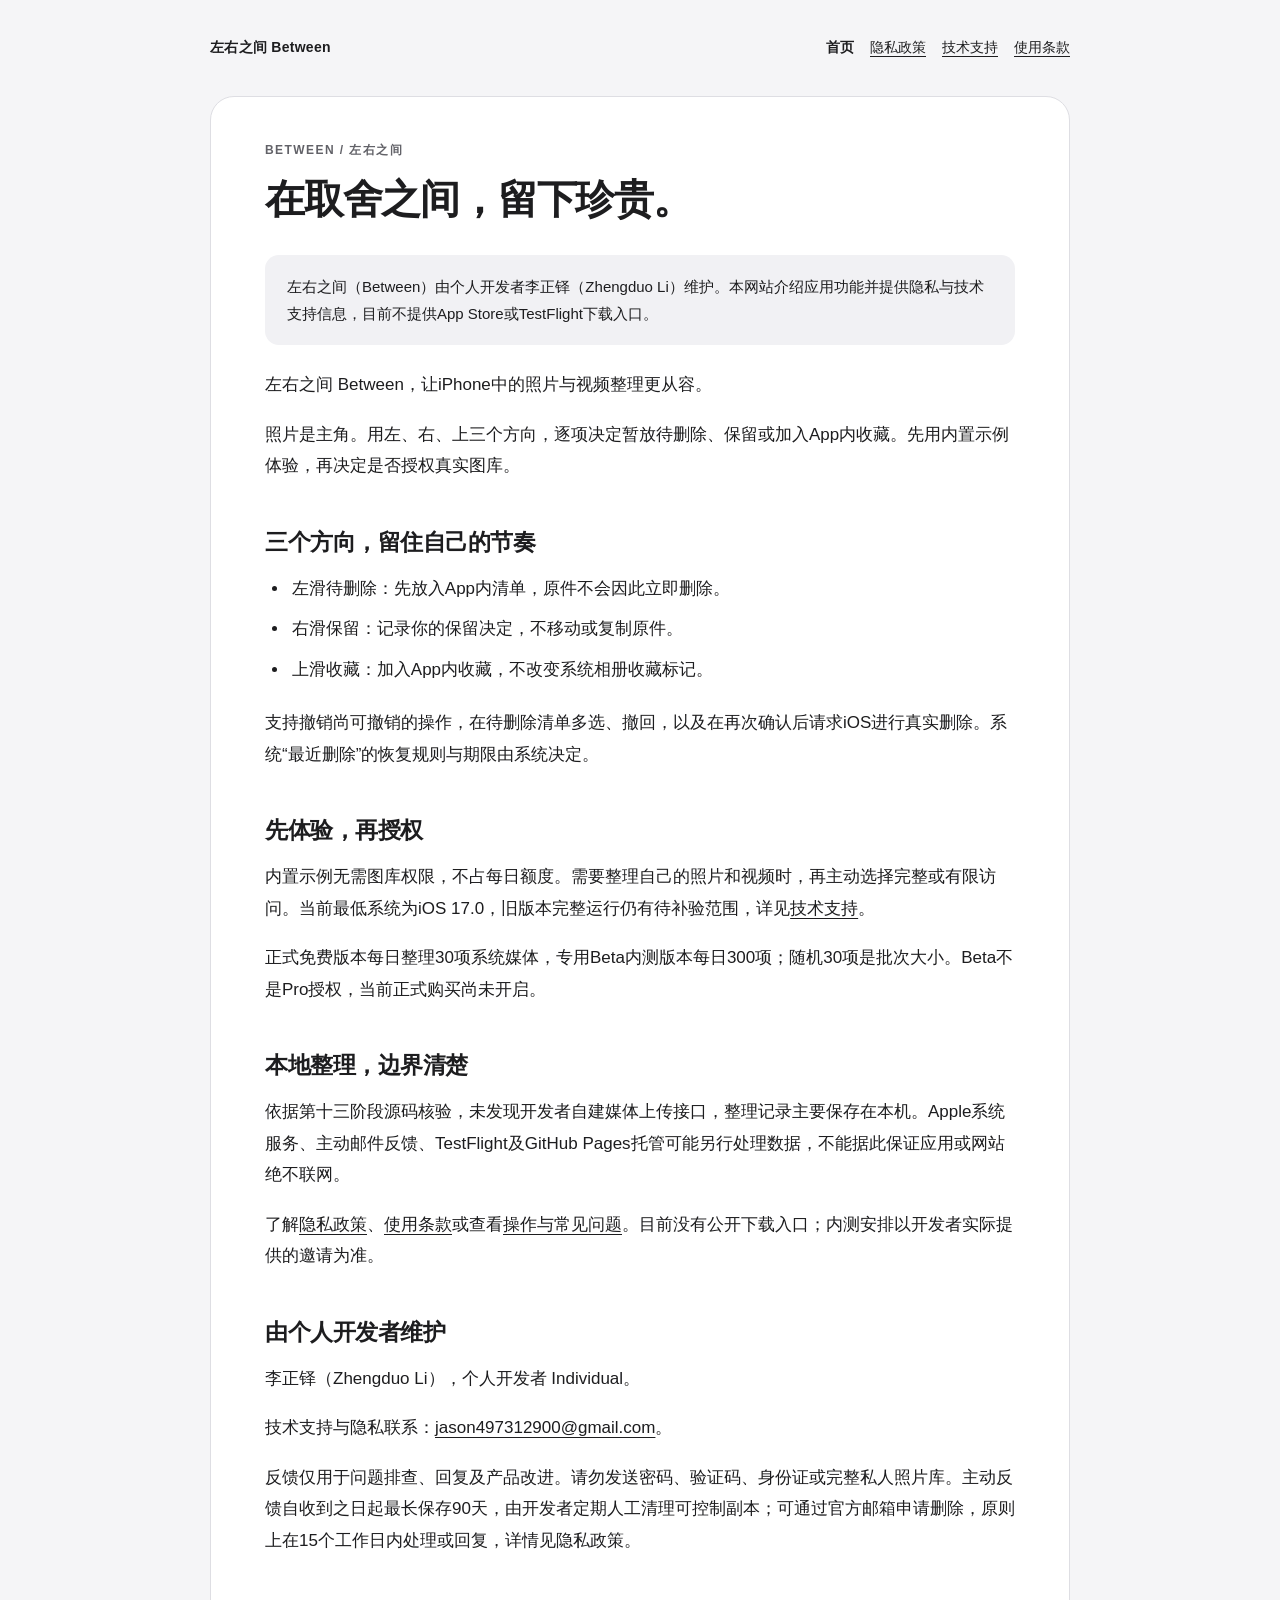
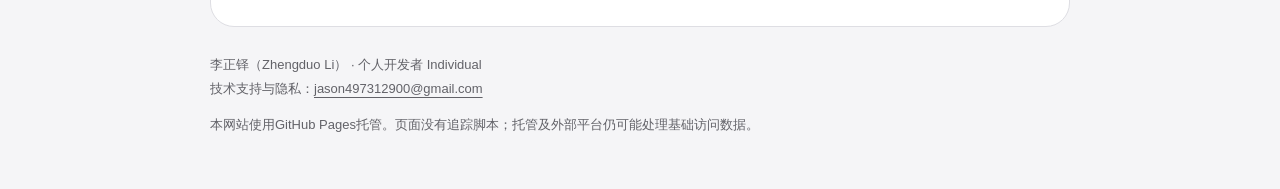
<file: index.html>
<!doctype html>
<html lang="zh-CN">
<head>
<meta charset="utf-8">
<meta name="viewport" content="width=device-width, initial-scale=1">
<meta name="color-scheme" content="light dark">
<meta name="referrer" content="no-referrer">
<meta name="robots" content="index, follow">
<link rel="canonical" href="https://between.powerxtech.cn/">
<meta http-equiv="Content-Security-Policy" content="default-src 'none'; style-src 'self' 'unsafe-inline'; base-uri 'none'; form-action 'none'">
<meta name="description" content="左右之间（Between）首页。iPhone照片与视频整理工具，个人开发者李正铎（Zhengduo Li），提供使用说明、隐私政策及技术支持。">
<title>首页 · 左右之间 Between</title>
<link rel="stylesheet" href="assets/styles.css">
</head>
<body>
<a class="skip" href="#main">跳到正文</a>
<header><a class="brand" href="./">左右之间 <span lang="en">Between</span></a><nav aria-label="网站导航"><a href="./" aria-current="page">首页</a><a href="privacy/">隐私政策</a><a href="support/">技术支持</a><a href="terms/">使用条款</a></nav></header>
<main id="main"><p class="eyebrow">BETWEEN / 左右之间</p>
<h1>在取舍之间，留下珍贵。</h1>
<aside class="notice" aria-label="说明"><p>左右之间（Between）由个人开发者李正铎（Zhengduo Li）维护。本网站介绍应用功能并提供隐私与技术支持信息，目前不提供App Store或TestFlight下载入口。</p></aside>
<p>左右之间 Between，让iPhone中的照片与视频整理更从容。</p>
<p>照片是主角。用左、右、上三个方向，逐项决定暂放待删除、保留或加入App内收藏。先用内置示例体验，再决定是否授权真实图库。</p>
<h2 id="section-1">三个方向，留住自己的节奏</h2>
<ul>
<li>左滑待删除：先放入App内清单，原件不会因此立即删除。</li>
<li>右滑保留：记录你的保留决定，不移动或复制原件。</li>
<li>上滑收藏：加入App内收藏，不改变系统相册收藏标记。</li>
</ul>
<p>支持撤销尚可撤销的操作，在待删除清单多选、撤回，以及在再次确认后请求iOS进行真实删除。系统“最近删除”的恢复规则与期限由系统决定。</p>
<h2 id="section-2">先体验，再授权</h2>
<p>内置示例无需图库权限，不占每日额度。需要整理自己的照片和视频时，再主动选择完整或有限访问。当前最低系统为iOS 17.0，旧版本完整运行仍有待补验范围，详见<a href="support/">技术支持</a>。</p>
<p>正式免费版本每日整理30项系统媒体，专用Beta内测版本每日300项；随机30项是批次大小。Beta不是Pro授权，当前正式购买尚未开启。</p>
<h2 id="section-3">本地整理，边界清楚</h2>
<p>依据第十三阶段源码核验，未发现开发者自建媒体上传接口，整理记录主要保存在本机。Apple系统服务、主动邮件反馈、TestFlight及GitHub Pages托管可能另行处理数据，不能据此保证应用或网站绝不联网。</p>
<p>了解<a href="privacy/">隐私政策</a>、<a href="terms/">使用条款</a>或查看<a href="support/">操作与常见问题</a>。目前没有公开下载入口；内测安排以开发者实际提供的邀请为准。</p>
<h2 id="section-4">由个人开发者维护</h2>
<p>李正铎（Zhengduo Li），个人开发者 Individual。</p>
<p>技术支持与隐私联系：<a href="mailto:jason497312900@gmail.com">jason497312900@gmail.com</a>。</p>
<p>反馈仅用于问题排查、回复及产品改进。请勿发送密码、验证码、身份证或完整私人照片库。主动反馈自收到之日起最长保存90天，由开发者定期人工清理可控制副本；可通过官方邮箱申请删除，原则上在15个工作日内处理或回复，详情见隐私政策。</p>
</main>
<footer><p>李正铎（Zhengduo Li） · 个人开发者 Individual<br>技术支持与隐私：<a href="mailto:jason497312900@gmail.com">jason497312900@gmail.com</a></p><p>本网站使用GitHub Pages托管。页面没有追踪脚本；托管及外部平台仍可能处理基础访问数据。</p></footer>
</body>
</html>
</file>
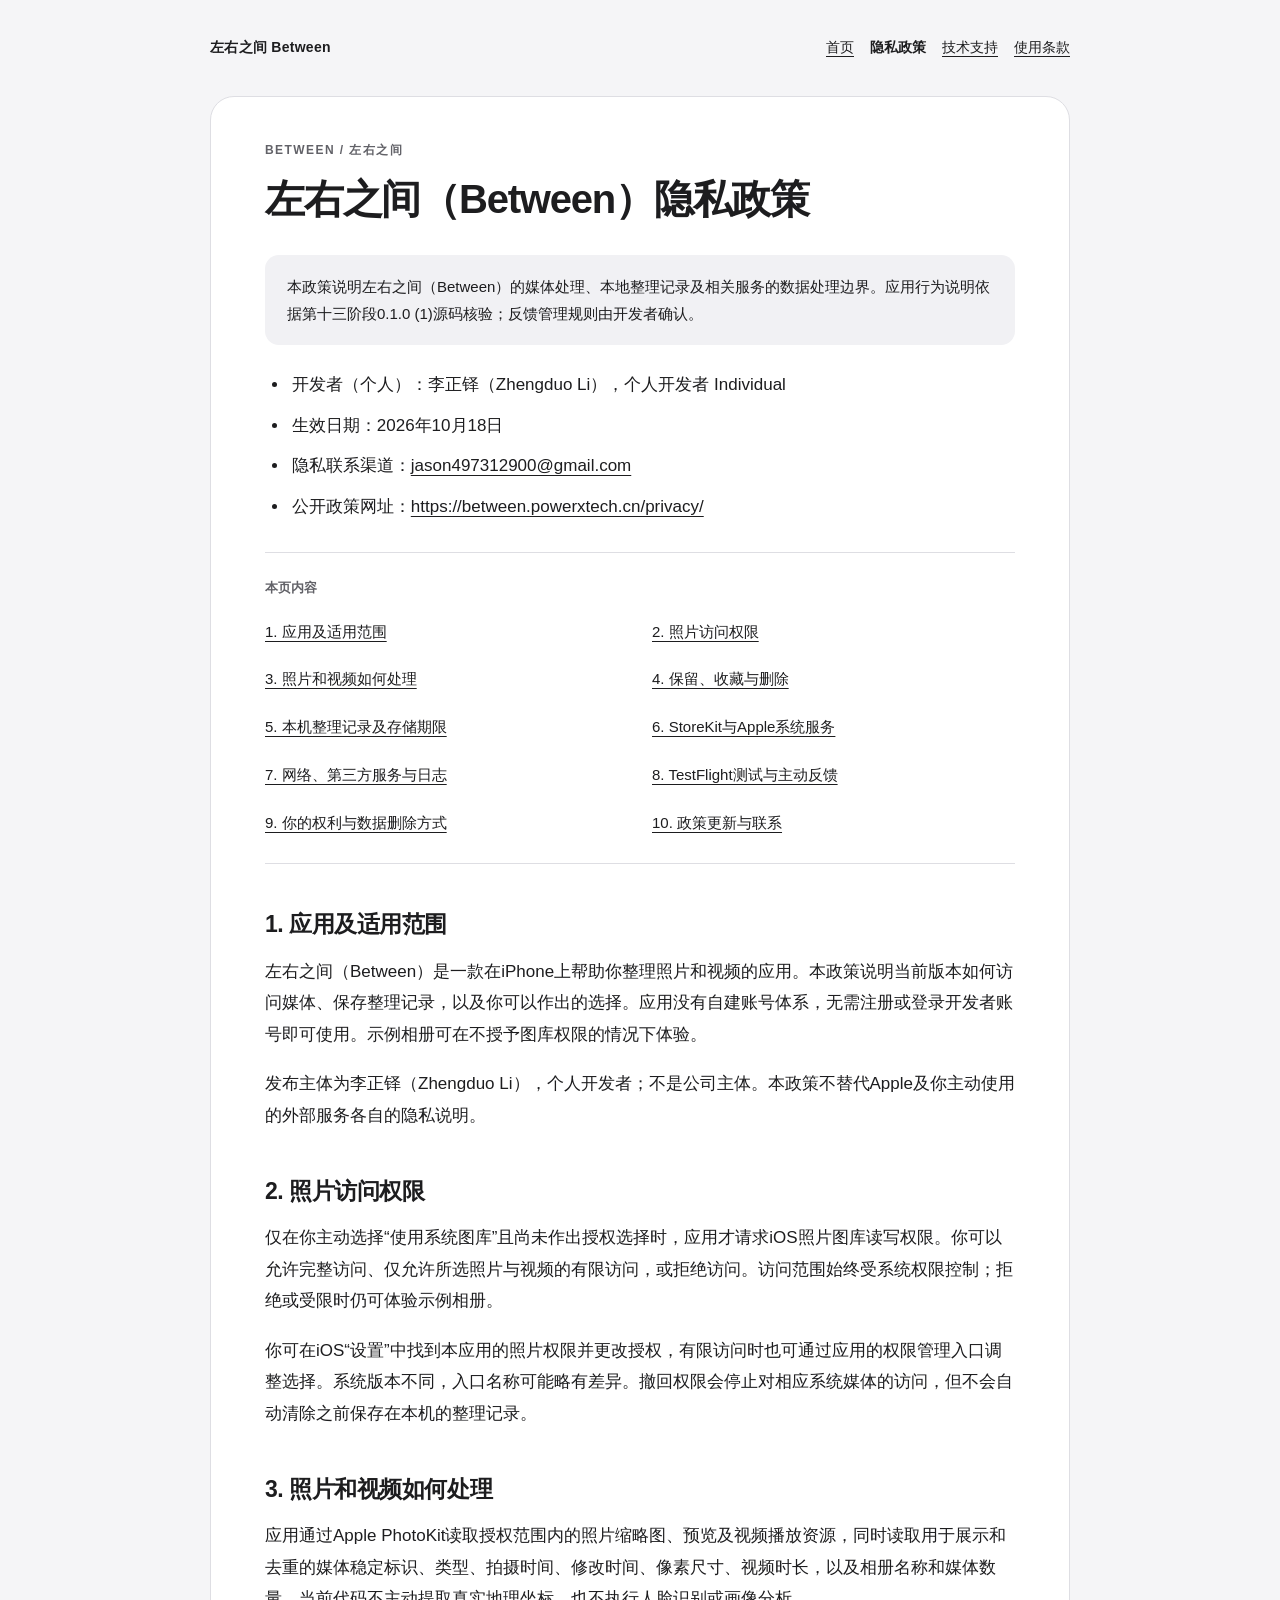
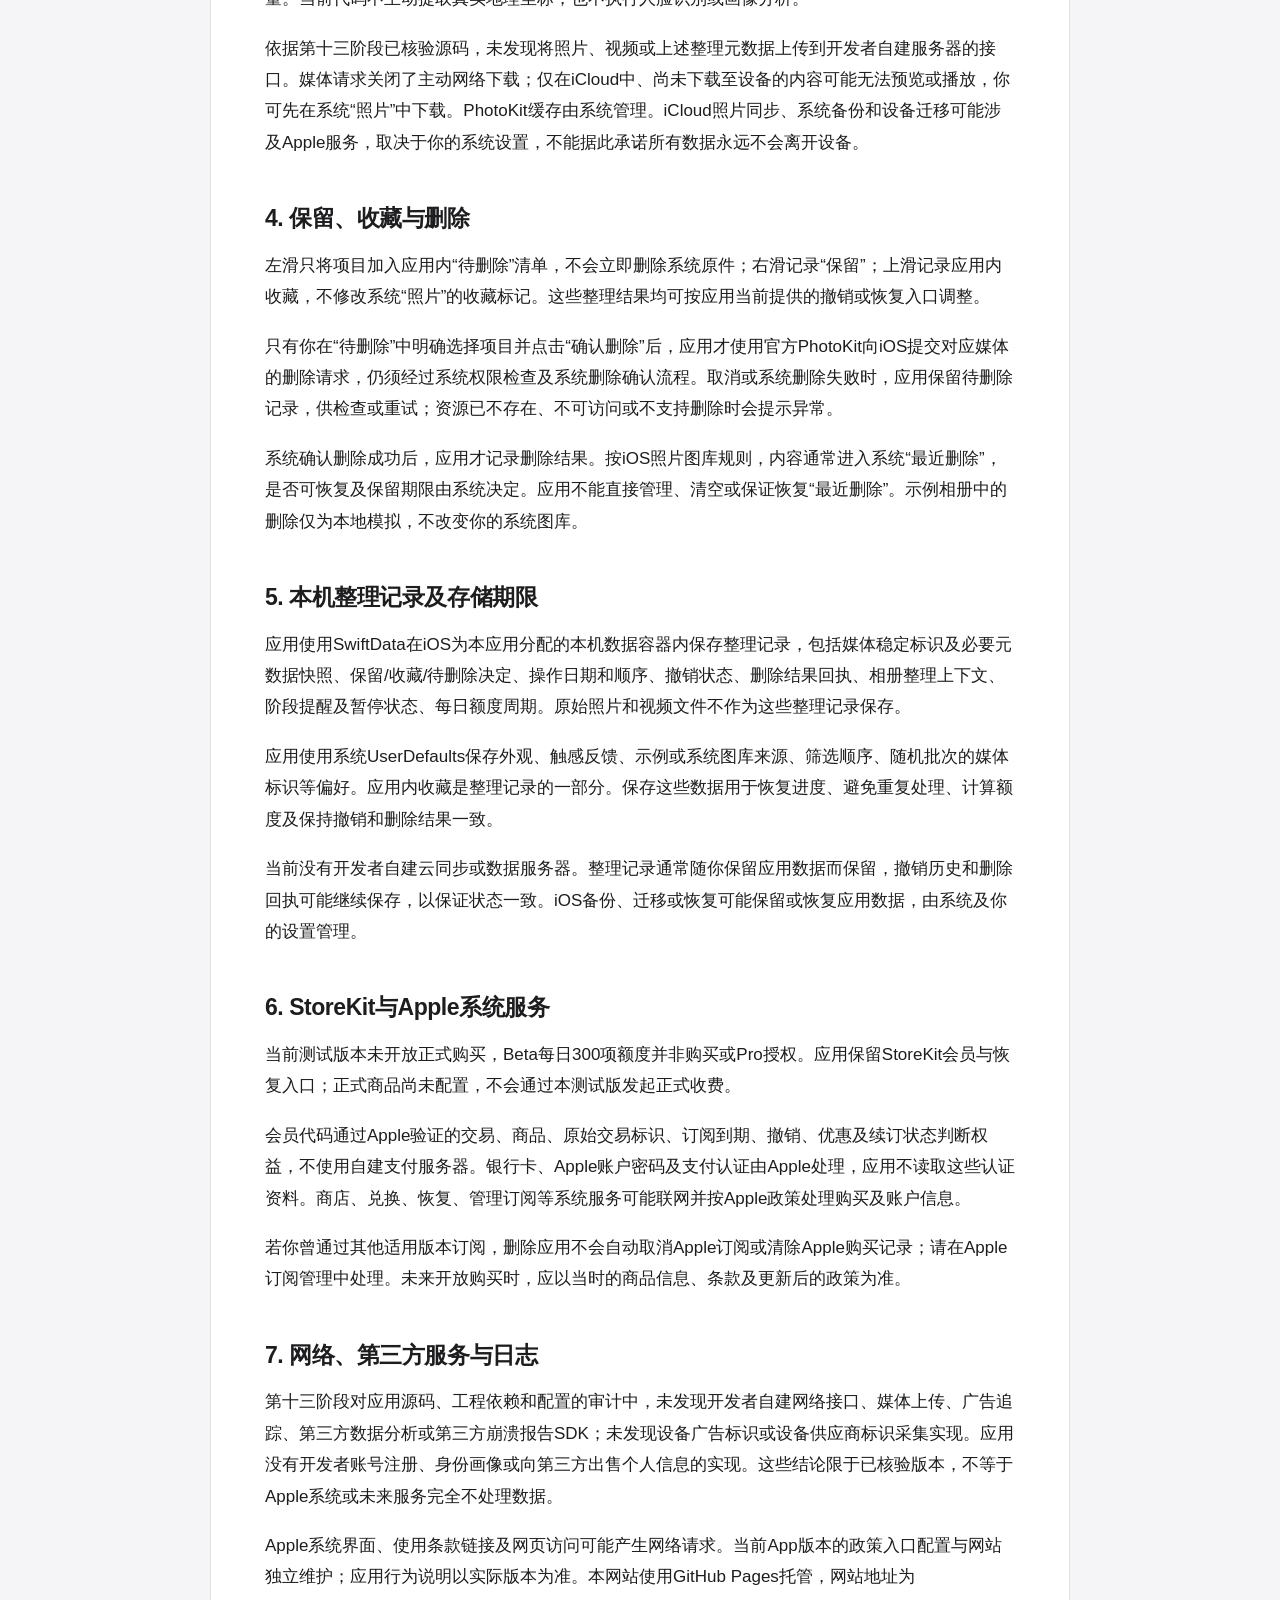
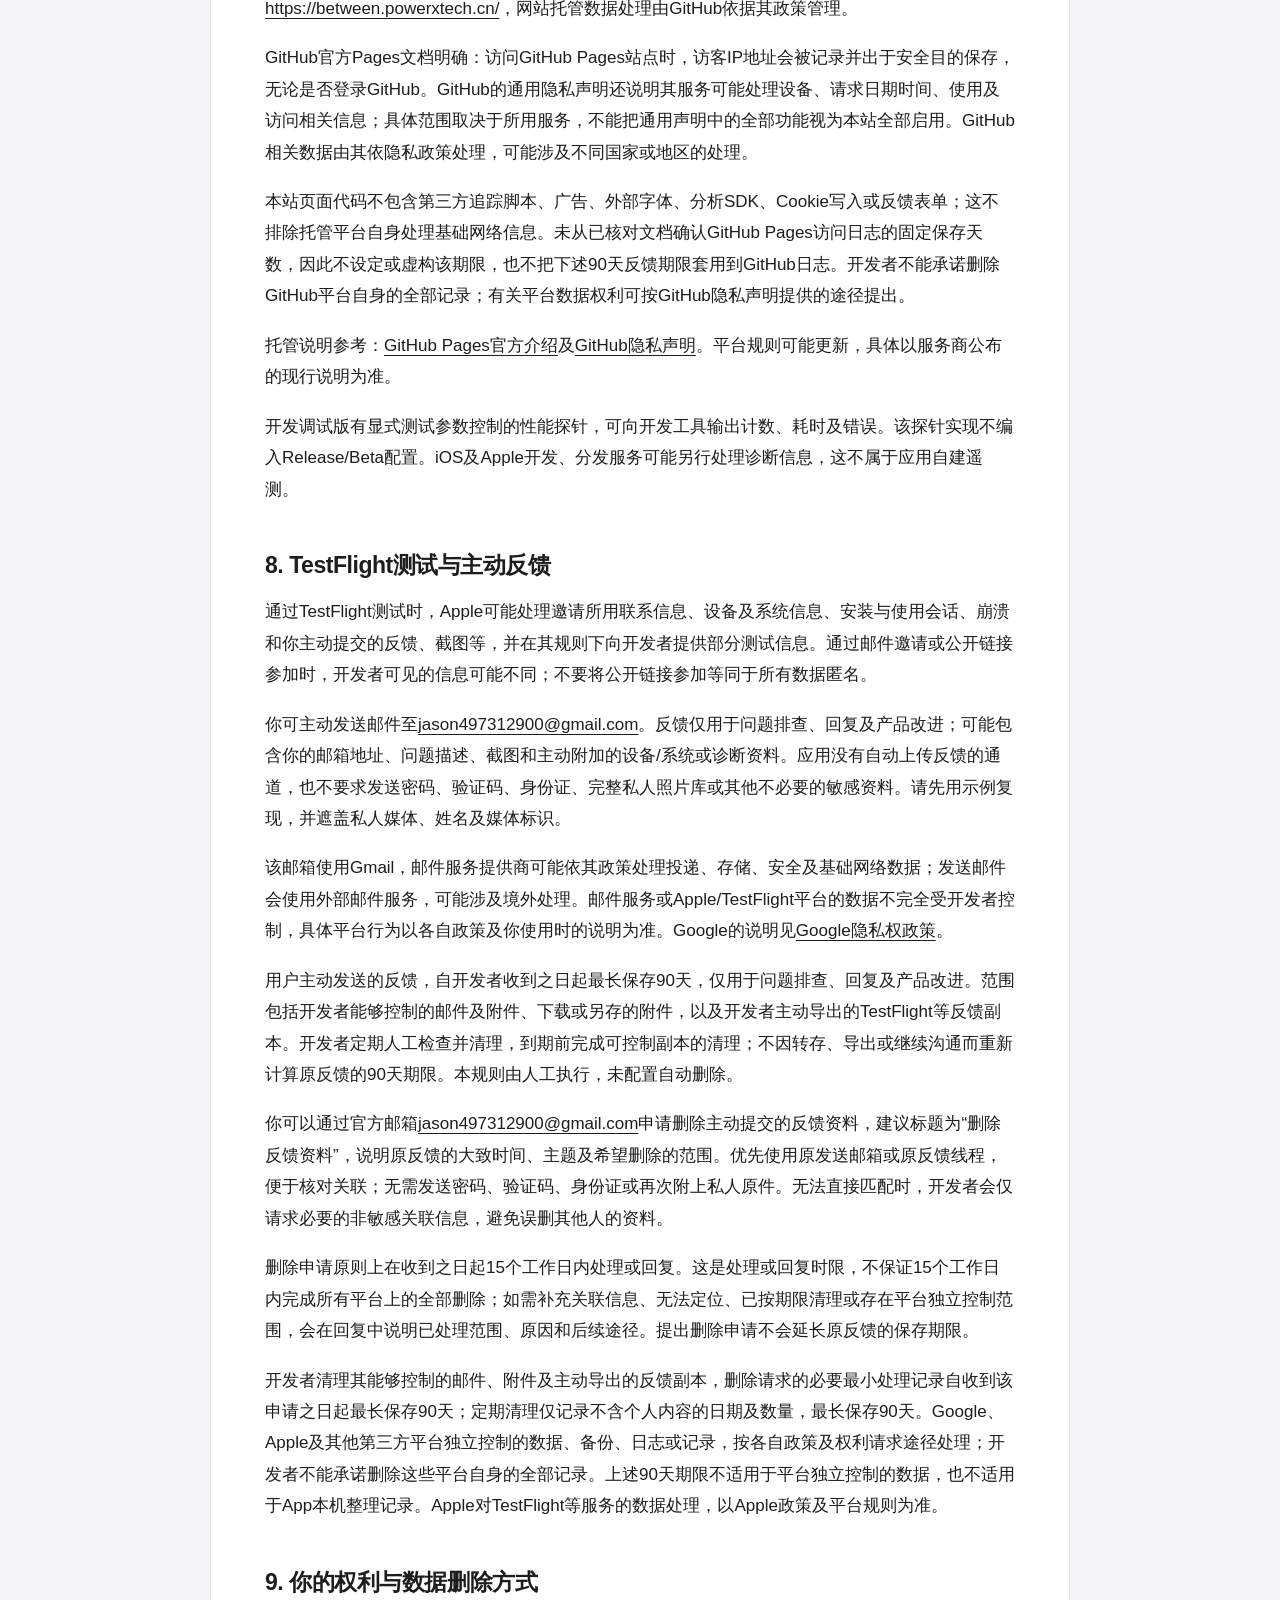
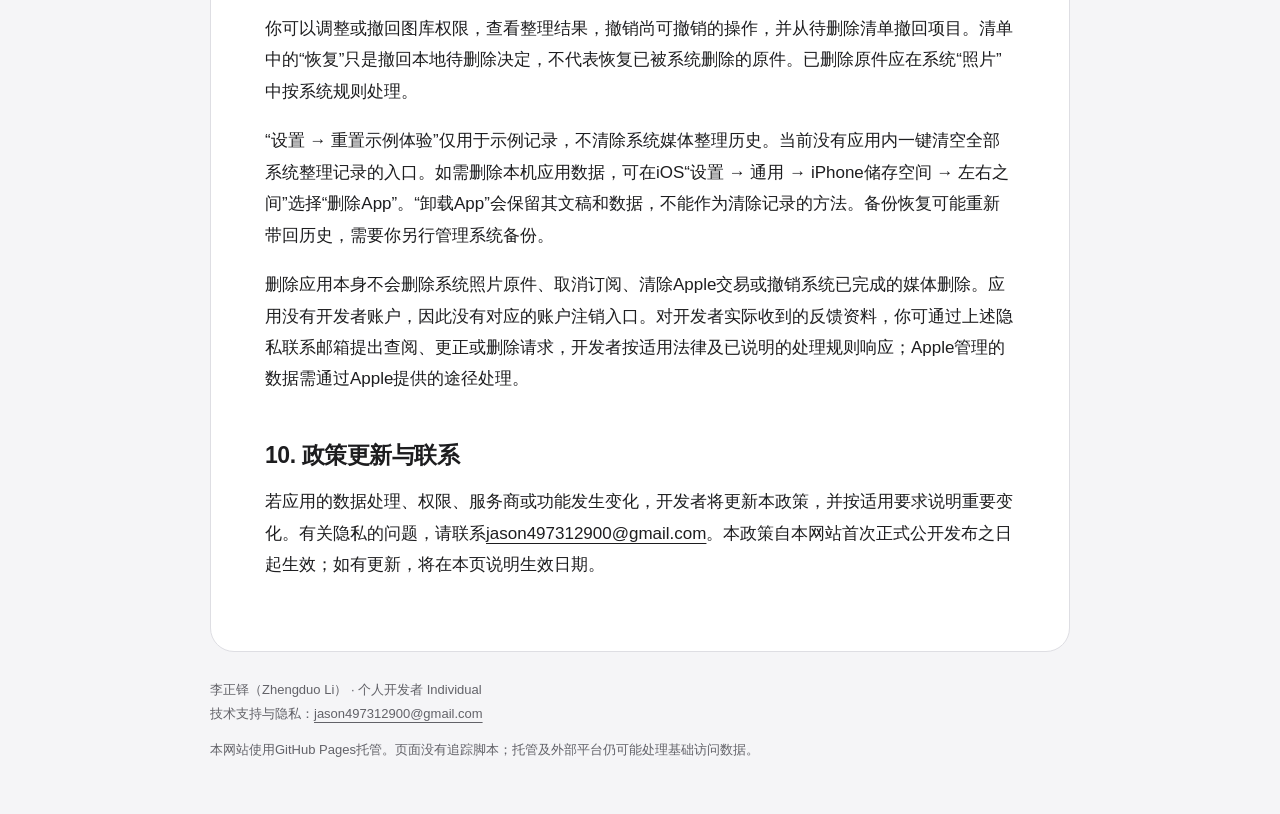
<file: privacy/index.html>
<!doctype html>
<html lang="zh-CN">
<head>
<meta charset="utf-8">
<meta name="viewport" content="width=device-width, initial-scale=1">
<meta name="color-scheme" content="light dark">
<meta name="referrer" content="no-referrer">
<meta name="robots" content="index, follow">
<link rel="canonical" href="https://between.powerxtech.cn/privacy/">
<meta http-equiv="Content-Security-Policy" content="default-src 'none'; style-src 'self' 'unsafe-inline'; base-uri 'none'; form-action 'none'">
<meta name="description" content="左右之间（Between）隐私政策。iPhone照片与视频整理工具，个人开发者李正铎（Zhengduo Li），提供使用说明、隐私政策及技术支持。">
<title>隐私政策 · 左右之间 Between</title>
<link rel="stylesheet" href="../assets/styles.css">
</head>
<body>
<a class="skip" href="#main">跳到正文</a>
<header><a class="brand" href="../">左右之间 <span lang="en">Between</span></a><nav aria-label="网站导航"><a href="../">首页</a><a href="../privacy/" aria-current="page">隐私政策</a><a href="../support/">技术支持</a><a href="../terms/">使用条款</a></nav></header>
<main id="main"><p class="eyebrow">BETWEEN / 左右之间</p>
<h1>左右之间（Between）隐私政策</h1>
<aside class="notice" aria-label="说明"><p>本政策说明左右之间（Between）的媒体处理、本地整理记录及相关服务的数据处理边界。应用行为说明依据第十三阶段0.1.0 (1)源码核验；反馈管理规则由开发者确认。</p></aside>
<ul>
<li>开发者（个人）：李正铎（Zhengduo Li），个人开发者 Individual</li>
<li>生效日期：2026年10月18日</li>
<li>隐私联系渠道：<a href="mailto:jason497312900@gmail.com">jason497312900@gmail.com</a></li>
<li>公开政策网址：<a href="../privacy/">https://between.powerxtech.cn/privacy/</a></li>
</ul>
<nav class="toc" aria-label="本页目录"><strong>本页内容</strong><ul><li><a href="#section-1">1. 应用及适用范围</a></li><li><a href="#section-2">2. 照片访问权限</a></li><li><a href="#section-3">3. 照片和视频如何处理</a></li><li><a href="#section-4">4. 保留、收藏与删除</a></li><li><a href="#section-5">5. 本机整理记录及存储期限</a></li><li><a href="#section-6">6. StoreKit与Apple系统服务</a></li><li><a href="#section-7">7. 网络、第三方服务与日志</a></li><li><a href="#section-8">8. TestFlight测试与主动反馈</a></li><li><a href="#section-9">9. 你的权利与数据删除方式</a></li><li><a href="#section-10">10. 政策更新与联系</a></li></ul></nav><h2 id="section-1">1. 应用及适用范围</h2>
<p>左右之间（Between）是一款在iPhone上帮助你整理照片和视频的应用。本政策说明当前版本如何访问媒体、保存整理记录，以及你可以作出的选择。应用没有自建账号体系，无需注册或登录开发者账号即可使用。示例相册可在不授予图库权限的情况下体验。</p>
<p>发布主体为李正铎（Zhengduo Li），个人开发者；不是公司主体。本政策不替代Apple及你主动使用的外部服务各自的隐私说明。</p>
<h2 id="section-2">2. 照片访问权限</h2>
<p>仅在你主动选择“使用系统图库”且尚未作出授权选择时，应用才请求iOS照片图库读写权限。你可以允许完整访问、仅允许所选照片与视频的有限访问，或拒绝访问。访问范围始终受系统权限控制；拒绝或受限时仍可体验示例相册。</p>
<p>你可在iOS“设置”中找到本应用的照片权限并更改授权，有限访问时也可通过应用的权限管理入口调整选择。系统版本不同，入口名称可能略有差异。撤回权限会停止对相应系统媒体的访问，但不会自动清除之前保存在本机的整理记录。</p>
<h2 id="section-3">3. 照片和视频如何处理</h2>
<p>应用通过Apple PhotoKit读取授权范围内的照片缩略图、预览及视频播放资源，同时读取用于展示和去重的媒体稳定标识、类型、拍摄时间、修改时间、像素尺寸、视频时长，以及相册名称和媒体数量。当前代码不主动提取真实地理坐标，也不执行人脸识别或画像分析。</p>
<p>依据第十三阶段已核验源码，未发现将照片、视频或上述整理元数据上传到开发者自建服务器的接口。媒体请求关闭了主动网络下载；仅在iCloud中、尚未下载至设备的内容可能无法预览或播放，你可先在系统“照片”中下载。PhotoKit缓存由系统管理。iCloud照片同步、系统备份和设备迁移可能涉及Apple服务，取决于你的系统设置，不能据此承诺所有数据永远不会离开设备。</p>
<h2 id="section-4">4. 保留、收藏与删除</h2>
<p>左滑只将项目加入应用内“待删除”清单，不会立即删除系统原件；右滑记录“保留”；上滑记录应用内收藏，不修改系统“照片”的收藏标记。这些整理结果均可按应用当前提供的撤销或恢复入口调整。</p>
<p>只有你在“待删除”中明确选择项目并点击“确认删除”后，应用才使用官方PhotoKit向iOS提交对应媒体的删除请求，仍须经过系统权限检查及系统删除确认流程。取消或系统删除失败时，应用保留待删除记录，供检查或重试；资源已不存在、不可访问或不支持删除时会提示异常。</p>
<p>系统确认删除成功后，应用才记录删除结果。按iOS照片图库规则，内容通常进入系统“最近删除”，是否可恢复及保留期限由系统决定。应用不能直接管理、清空或保证恢复“最近删除”。示例相册中的删除仅为本地模拟，不改变你的系统图库。</p>
<h2 id="section-5">5. 本机整理记录及存储期限</h2>
<p>应用使用SwiftData在iOS为本应用分配的本机数据容器内保存整理记录，包括媒体稳定标识及必要元数据快照、保留/收藏/待删除决定、操作日期和顺序、撤销状态、删除结果回执、相册整理上下文、阶段提醒及暂停状态、每日额度周期。原始照片和视频文件不作为这些整理记录保存。</p>
<p>应用使用系统UserDefaults保存外观、触感反馈、示例或系统图库来源、筛选顺序、随机批次的媒体标识等偏好。应用内收藏是整理记录的一部分。保存这些数据用于恢复进度、避免重复处理、计算额度及保持撤销和删除结果一致。</p>
<p>当前没有开发者自建云同步或数据服务器。整理记录通常随你保留应用数据而保留，撤销历史和删除回执可能继续保存，以保证状态一致。iOS备份、迁移或恢复可能保留或恢复应用数据，由系统及你的设置管理。</p>
<h2 id="section-6">6. StoreKit与Apple系统服务</h2>
<p>当前测试版本未开放正式购买，Beta每日300项额度并非购买或Pro授权。应用保留StoreKit会员与恢复入口；正式商品尚未配置，不会通过本测试版发起正式收费。</p>
<p>会员代码通过Apple验证的交易、商品、原始交易标识、订阅到期、撤销、优惠及续订状态判断权益，不使用自建支付服务器。银行卡、Apple账户密码及支付认证由Apple处理，应用不读取这些认证资料。商店、兑换、恢复、管理订阅等系统服务可能联网并按Apple政策处理购买及账户信息。</p>
<p>若你曾通过其他适用版本订阅，删除应用不会自动取消Apple订阅或清除Apple购买记录；请在Apple订阅管理中处理。未来开放购买时，应以当时的商品信息、条款及更新后的政策为准。</p>
<h2 id="section-7">7. 网络、第三方服务与日志</h2>
<p>第十三阶段对应用源码、工程依赖和配置的审计中，未发现开发者自建网络接口、媒体上传、广告追踪、第三方数据分析或第三方崩溃报告SDK；未发现设备广告标识或设备供应商标识采集实现。应用没有开发者账号注册、身份画像或向第三方出售个人信息的实现。这些结论限于已核验版本，不等于Apple系统或未来服务完全不处理数据。</p>
<p>Apple系统界面、使用条款链接及网页访问可能产生网络请求。当前App版本的政策入口配置与网站独立维护；应用行为说明以实际版本为准。本网站使用GitHub Pages托管，网站地址为<a href="../">https://between.powerxtech.cn/</a>，网站托管数据处理由GitHub依据其政策管理。</p>
<p>GitHub官方Pages文档明确：访问GitHub Pages站点时，访客IP地址会被记录并出于安全目的保存，无论是否登录GitHub。GitHub的通用隐私声明还说明其服务可能处理设备、请求日期时间、使用及访问相关信息；具体范围取决于所用服务，不能把通用声明中的全部功能视为本站全部启用。GitHub相关数据由其依隐私政策处理，可能涉及不同国家或地区的处理。</p>
<p>本站页面代码不包含第三方追踪脚本、广告、外部字体、分析SDK、Cookie写入或反馈表单；这不排除托管平台自身处理基础网络信息。未从已核对文档确认GitHub Pages访问日志的固定保存天数，因此不设定或虚构该期限，也不把下述90天反馈期限套用到GitHub日志。开发者不能承诺删除GitHub平台自身的全部记录；有关平台数据权利可按GitHub隐私声明提供的途径提出。</p>
<p>托管说明参考：<a href="https://docs.github.com/en/pages/getting-started-with-github-pages/what-is-github-pages" rel="noopener noreferrer">GitHub Pages官方介绍</a>及<a href="https://docs.github.com/en/site-policy/privacy-policies/github-general-privacy-statement" rel="noopener noreferrer">GitHub隐私声明</a>。平台规则可能更新，具体以服务商公布的现行说明为准。</p>
<p>开发调试版有显式测试参数控制的性能探针，可向开发工具输出计数、耗时及错误。该探针实现不编入Release/Beta配置。iOS及Apple开发、分发服务可能另行处理诊断信息，这不属于应用自建遥测。</p>
<h2 id="section-8">8. TestFlight测试与主动反馈</h2>
<p>通过TestFlight测试时，Apple可能处理邀请所用联系信息、设备及系统信息、安装与使用会话、崩溃和你主动提交的反馈、截图等，并在其规则下向开发者提供部分测试信息。通过邮件邀请或公开链接参加时，开发者可见的信息可能不同；不要将公开链接参加等同于所有数据匿名。</p>
<p>你可主动发送邮件至<a href="mailto:jason497312900@gmail.com">jason497312900@gmail.com</a>。反馈仅用于问题排查、回复及产品改进；可能包含你的邮箱地址、问题描述、截图和主动附加的设备/系统或诊断资料。应用没有自动上传反馈的通道，也不要求发送密码、验证码、身份证、完整私人照片库或其他不必要的敏感资料。请先用示例复现，并遮盖私人媒体、姓名及媒体标识。</p>
<p>该邮箱使用Gmail，邮件服务提供商可能依其政策处理投递、存储、安全及基础网络数据；发送邮件会使用外部邮件服务，可能涉及境外处理。邮件服务或Apple/TestFlight平台的数据不完全受开发者控制，具体平台行为以各自政策及你使用时的说明为准。Google的说明见<a href="https://policies.google.com/privacy?hl=zh-CN" rel="noopener noreferrer">Google隐私权政策</a>。</p>
<p>用户主动发送的反馈，自开发者收到之日起最长保存90天，仅用于问题排查、回复及产品改进。范围包括开发者能够控制的邮件及附件、下载或另存的附件，以及开发者主动导出的TestFlight等反馈副本。开发者定期人工检查并清理，到期前完成可控制副本的清理；不因转存、导出或继续沟通而重新计算原反馈的90天期限。本规则由人工执行，未配置自动删除。</p>
<p>你可以通过官方邮箱<a href="mailto:jason497312900@gmail.com">jason497312900@gmail.com</a>申请删除主动提交的反馈资料，建议标题为“删除反馈资料”，说明原反馈的大致时间、主题及希望删除的范围。优先使用原发送邮箱或原反馈线程，便于核对关联；无需发送密码、验证码、身份证或再次附上私人原件。无法直接匹配时，开发者会仅请求必要的非敏感关联信息，避免误删其他人的资料。</p>
<p>删除申请原则上在收到之日起15个工作日内处理或回复。这是处理或回复时限，不保证15个工作日内完成所有平台上的全部删除；如需补充关联信息、无法定位、已按期限清理或存在平台独立控制范围，会在回复中说明已处理范围、原因和后续途径。提出删除申请不会延长原反馈的保存期限。</p>
<p>开发者清理其能够控制的邮件、附件及主动导出的反馈副本，删除请求的必要最小处理记录自收到该申请之日起最长保存90天；定期清理仅记录不含个人内容的日期及数量，最长保存90天。Google、Apple及其他第三方平台独立控制的数据、备份、日志或记录，按各自政策及权利请求途径处理；开发者不能承诺删除这些平台自身的全部记录。上述90天期限不适用于平台独立控制的数据，也不适用于App本机整理记录。Apple对TestFlight等服务的数据处理，以Apple政策及平台规则为准。</p>
<h2 id="section-9">9. 你的权利与数据删除方式</h2>
<p>你可以调整或撤回图库权限，查看整理结果，撤销尚可撤销的操作，并从待删除清单撤回项目。清单中的“恢复”只是撤回本地待删除决定，不代表恢复已被系统删除的原件。已删除原件应在系统“照片”中按系统规则处理。</p>
<p>“设置 → 重置示例体验”仅用于示例记录，不清除系统媒体整理历史。当前没有应用内一键清空全部系统整理记录的入口。如需删除本机应用数据，可在iOS“设置 → 通用 → iPhone储存空间 → 左右之间”选择“删除App”。“卸载App”会保留其文稿和数据，不能作为清除记录的方法。备份恢复可能重新带回历史，需要你另行管理系统备份。</p>
<p>删除应用本身不会删除系统照片原件、取消订阅、清除Apple交易或撤销系统已完成的媒体删除。应用没有开发者账户，因此没有对应的账户注销入口。对开发者实际收到的反馈资料，你可通过上述隐私联系邮箱提出查阅、更正或删除请求，开发者按适用法律及已说明的处理规则响应；Apple管理的数据需通过Apple提供的途径处理。</p>
<h2 id="section-10">10. 政策更新与联系</h2>
<p>若应用的数据处理、权限、服务商或功能发生变化，开发者将更新本政策，并按适用要求说明重要变化。有关隐私的问题，请联系<a href="mailto:jason497312900@gmail.com">jason497312900@gmail.com</a>。本政策自本网站首次正式公开发布之日起生效；如有更新，将在本页说明生效日期。</p>
</main>
<footer><p>李正铎（Zhengduo Li） · 个人开发者 Individual<br>技术支持与隐私：<a href="mailto:jason497312900@gmail.com">jason497312900@gmail.com</a></p><p>本网站使用GitHub Pages托管。页面没有追踪脚本；托管及外部平台仍可能处理基础访问数据。</p></footer>
</body>
</html>
</file>
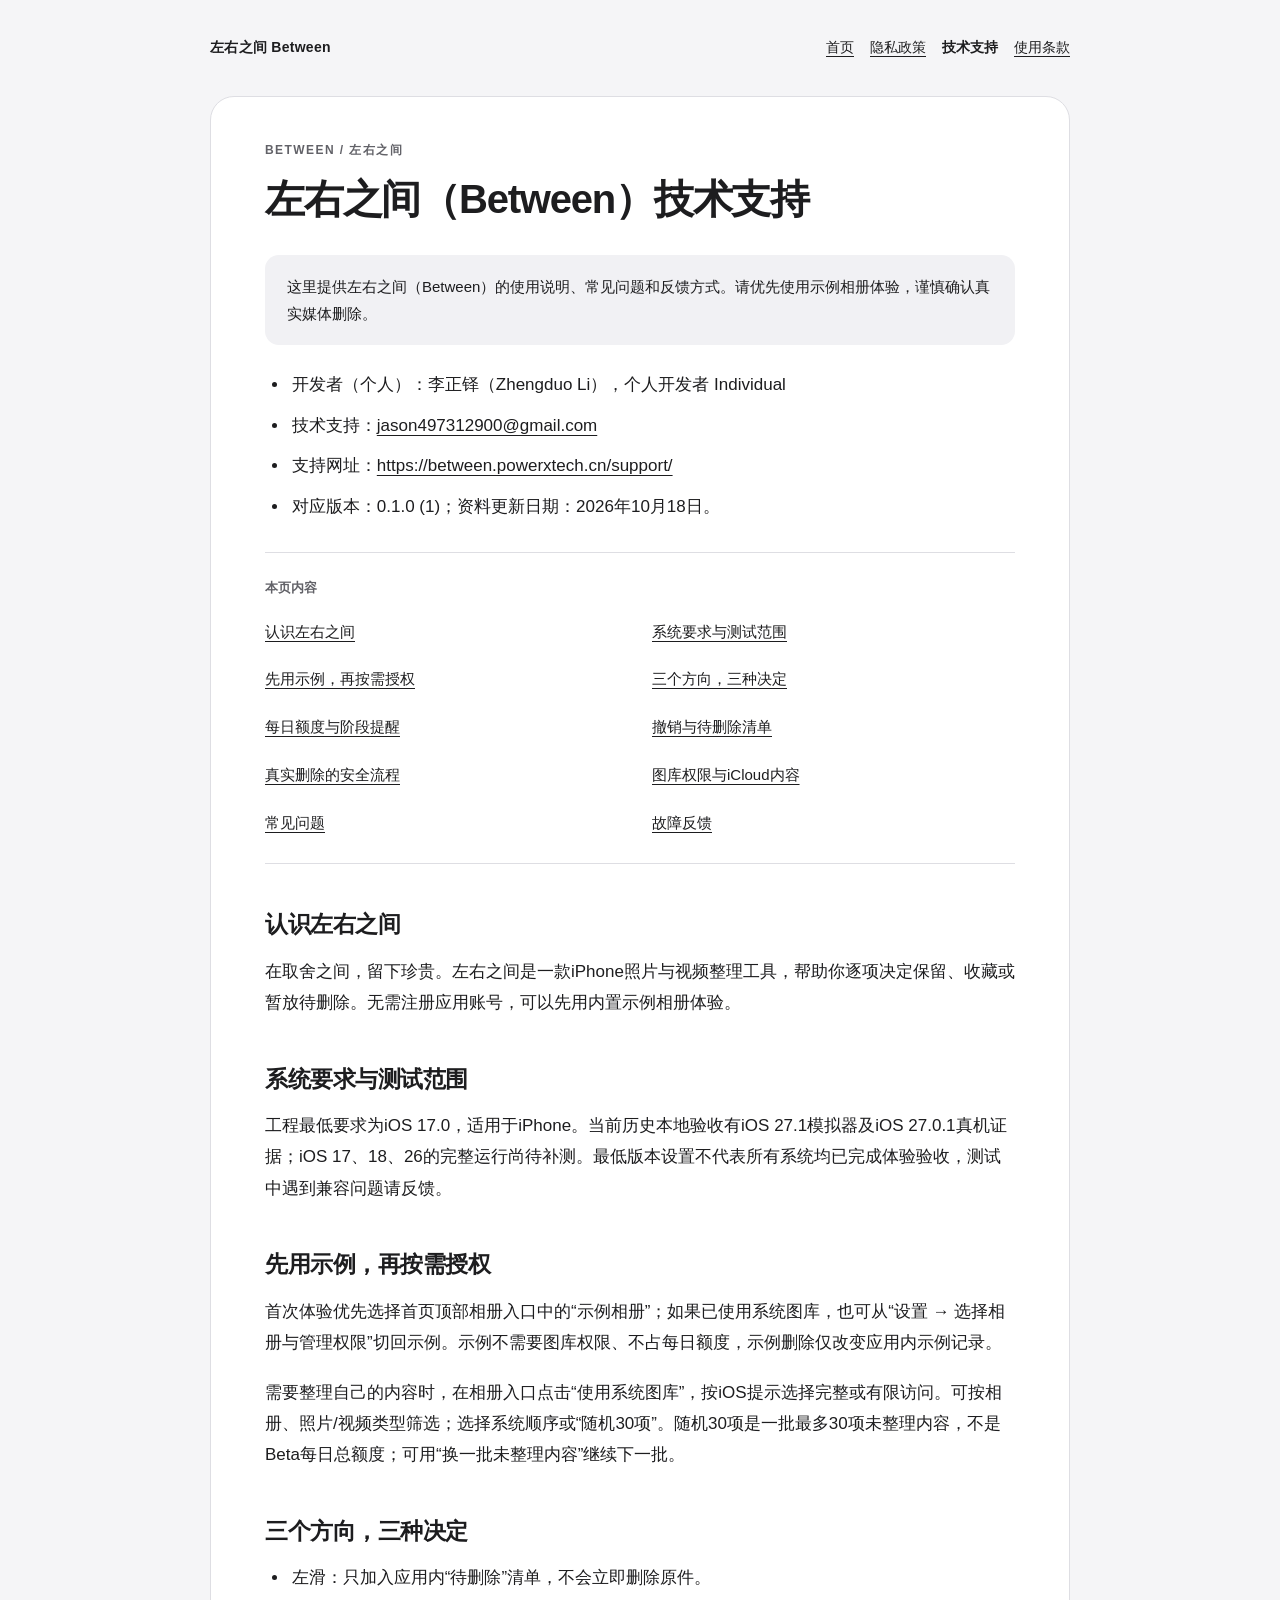
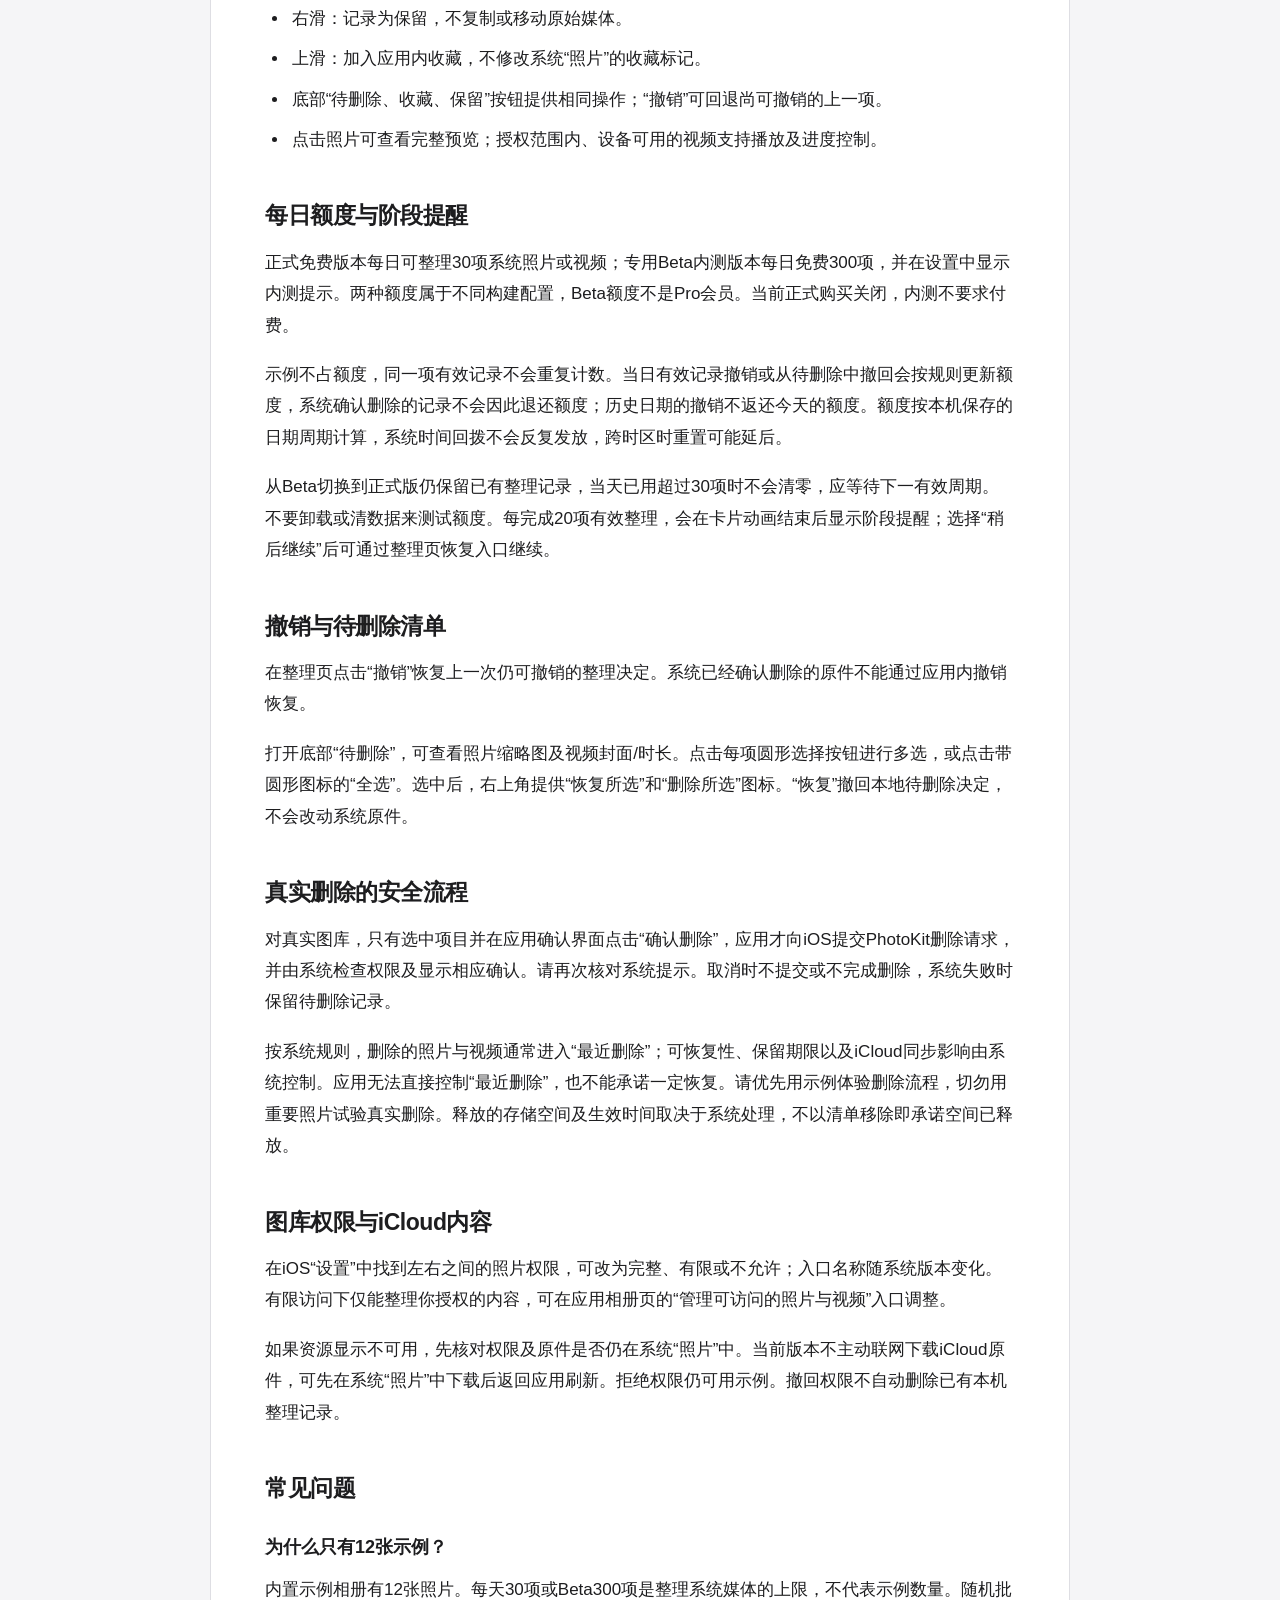
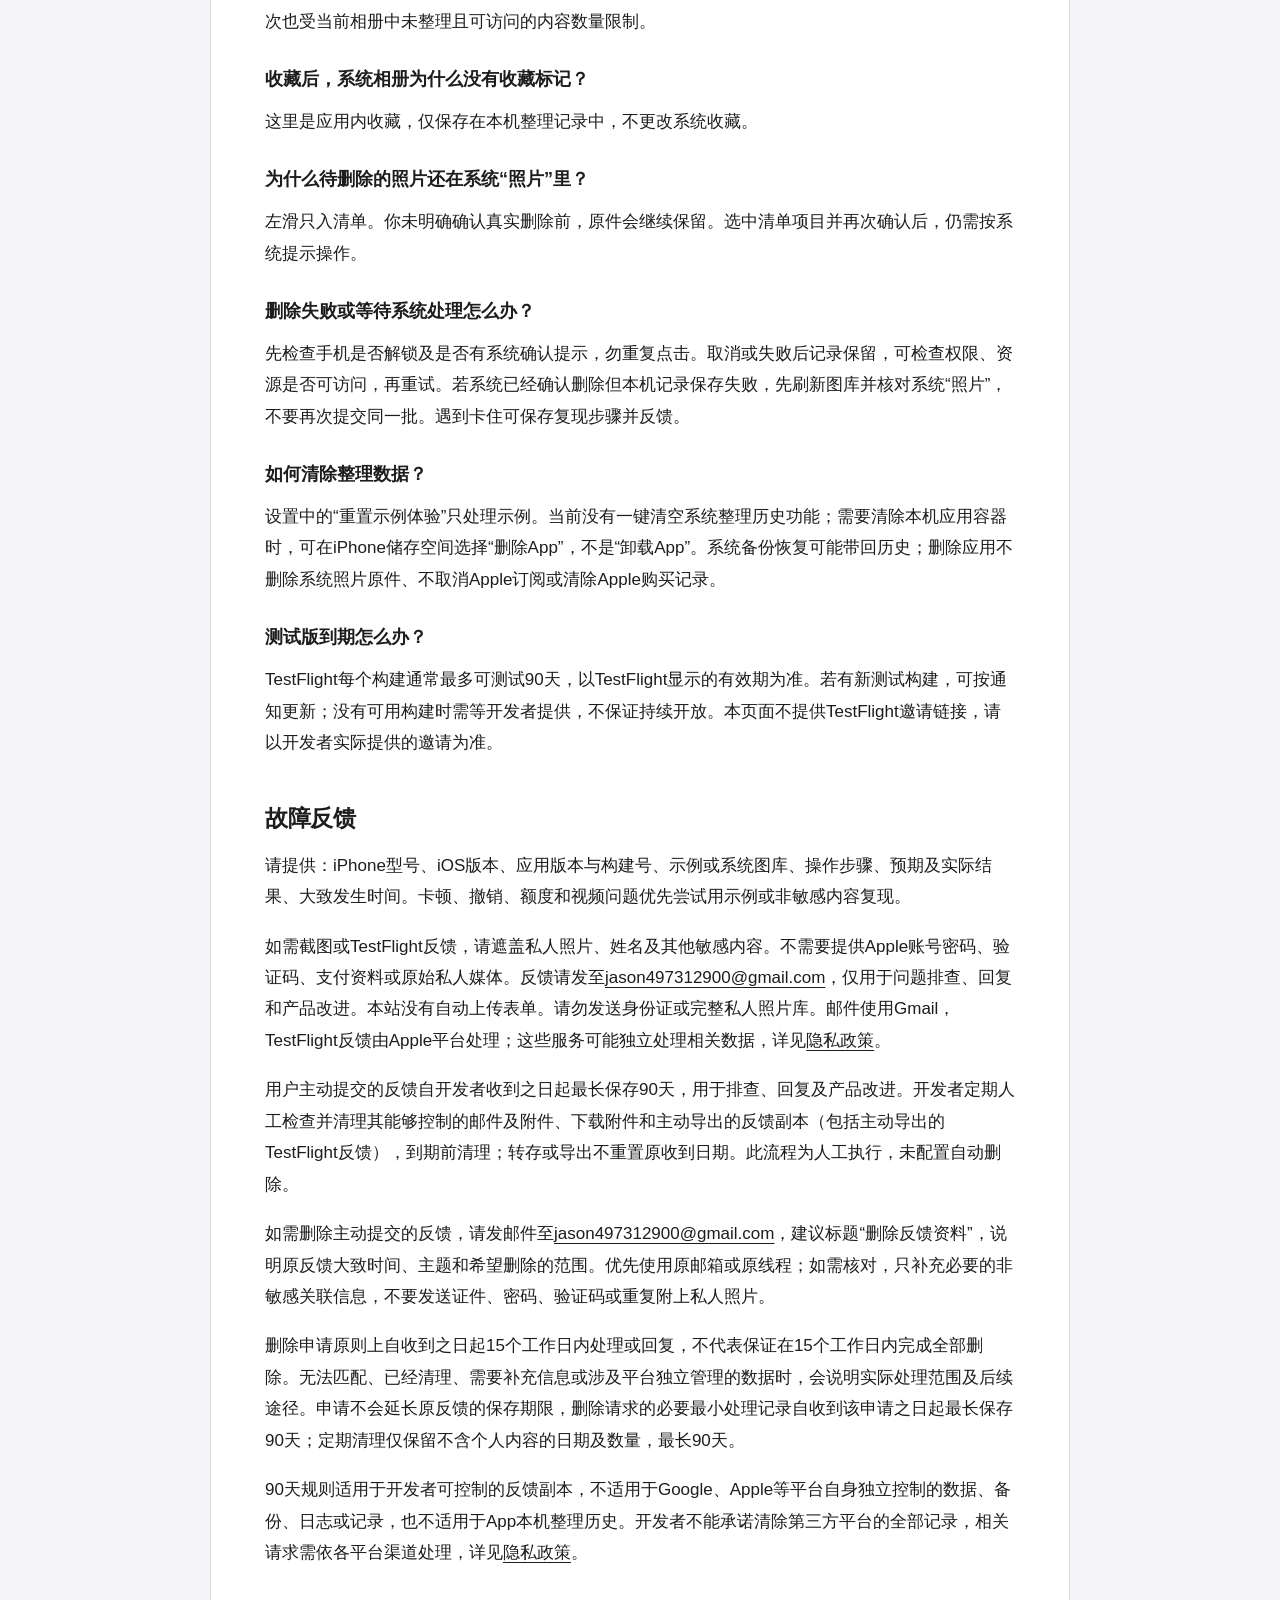
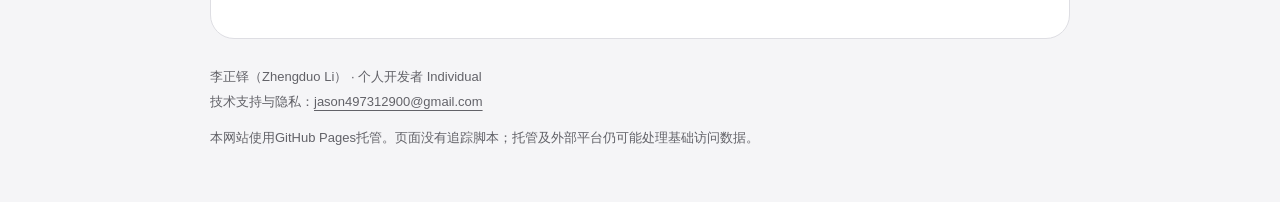
<file: support/index.html>
<!doctype html>
<html lang="zh-CN">
<head>
<meta charset="utf-8">
<meta name="viewport" content="width=device-width, initial-scale=1">
<meta name="color-scheme" content="light dark">
<meta name="referrer" content="no-referrer">
<meta name="robots" content="index, follow">
<link rel="canonical" href="https://between.powerxtech.cn/support/">
<meta http-equiv="Content-Security-Policy" content="default-src 'none'; style-src 'self' 'unsafe-inline'; base-uri 'none'; form-action 'none'">
<meta name="description" content="左右之间（Between）技术支持。iPhone照片与视频整理工具，个人开发者李正铎（Zhengduo Li），提供使用说明、隐私政策及技术支持。">
<title>技术支持 · 左右之间 Between</title>
<link rel="stylesheet" href="../assets/styles.css">
</head>
<body>
<a class="skip" href="#main">跳到正文</a>
<header><a class="brand" href="../">左右之间 <span lang="en">Between</span></a><nav aria-label="网站导航"><a href="../">首页</a><a href="../privacy/">隐私政策</a><a href="../support/" aria-current="page">技术支持</a><a href="../terms/">使用条款</a></nav></header>
<main id="main"><p class="eyebrow">BETWEEN / 左右之间</p>
<h1>左右之间（Between）技术支持</h1>
<aside class="notice" aria-label="说明"><p>这里提供左右之间（Between）的使用说明、常见问题和反馈方式。请优先使用示例相册体验，谨慎确认真实媒体删除。</p></aside>
<ul>
<li>开发者（个人）：李正铎（Zhengduo Li），个人开发者 Individual</li>
<li>技术支持：<a href="mailto:jason497312900@gmail.com">jason497312900@gmail.com</a></li>
<li>支持网址：<a href="../support/">https://between.powerxtech.cn/support/</a></li>
<li>对应版本：0.1.0 (1)；资料更新日期：2026年10月18日。</li>
</ul>
<nav class="toc" aria-label="本页目录"><strong>本页内容</strong><ul><li><a href="#section-1">认识左右之间</a></li><li><a href="#section-2">系统要求与测试范围</a></li><li><a href="#section-3">先用示例，再按需授权</a></li><li><a href="#section-4">三个方向，三种决定</a></li><li><a href="#section-5">每日额度与阶段提醒</a></li><li><a href="#section-6">撤销与待删除清单</a></li><li><a href="#section-7">真实删除的安全流程</a></li><li><a href="#section-8">图库权限与iCloud内容</a></li><li><a href="#section-9">常见问题</a></li><li><a href="#section-10">故障反馈</a></li></ul></nav><h2 id="section-1">认识左右之间</h2>
<p>在取舍之间，留下珍贵。左右之间是一款iPhone照片与视频整理工具，帮助你逐项决定保留、收藏或暂放待删除。无需注册应用账号，可以先用内置示例相册体验。</p>
<h2 id="section-2">系统要求与测试范围</h2>
<p>工程最低要求为iOS 17.0，适用于iPhone。当前历史本地验收有iOS 27.1模拟器及iOS 27.0.1真机证据；iOS 17、18、26的完整运行尚待补测。最低版本设置不代表所有系统均已完成体验验收，测试中遇到兼容问题请反馈。</p>
<h2 id="section-3">先用示例，再按需授权</h2>
<p>首次体验优先选择首页顶部相册入口中的“示例相册”；如果已使用系统图库，也可从“设置 → 选择相册与管理权限”切回示例。示例不需要图库权限、不占每日额度，示例删除仅改变应用内示例记录。</p>
<p>需要整理自己的内容时，在相册入口点击“使用系统图库”，按iOS提示选择完整或有限访问。可按相册、照片/视频类型筛选；选择系统顺序或“随机30项”。随机30项是一批最多30项未整理内容，不是Beta每日总额度；可用“换一批未整理内容”继续下一批。</p>
<h2 id="section-4">三个方向，三种决定</h2>
<ul>
<li>左滑：只加入应用内“待删除”清单，不会立即删除原件。</li>
<li>右滑：记录为保留，不复制或移动原始媒体。</li>
<li>上滑：加入应用内收藏，不修改系统“照片”的收藏标记。</li>
<li>底部“待删除、收藏、保留”按钮提供相同操作；“撤销”可回退尚可撤销的上一项。</li>
<li>点击照片可查看完整预览；授权范围内、设备可用的视频支持播放及进度控制。</li>
</ul>
<h2 id="section-5">每日额度与阶段提醒</h2>
<p>正式免费版本每日可整理30项系统照片或视频；专用Beta内测版本每日免费300项，并在设置中显示内测提示。两种额度属于不同构建配置，Beta额度不是Pro会员。当前正式购买关闭，内测不要求付费。</p>
<p>示例不占额度，同一项有效记录不会重复计数。当日有效记录撤销或从待删除中撤回会按规则更新额度，系统确认删除的记录不会因此退还额度；历史日期的撤销不返还今天的额度。额度按本机保存的日期周期计算，系统时间回拨不会反复发放，跨时区时重置可能延后。</p>
<p>从Beta切换到正式版仍保留已有整理记录，当天已用超过30项时不会清零，应等待下一有效周期。不要卸载或清数据来测试额度。每完成20项有效整理，会在卡片动画结束后显示阶段提醒；选择“稍后继续”后可通过整理页恢复入口继续。</p>
<h2 id="section-6">撤销与待删除清单</h2>
<p>在整理页点击“撤销”恢复上一次仍可撤销的整理决定。系统已经确认删除的原件不能通过应用内撤销恢复。</p>
<p>打开底部“待删除”，可查看照片缩略图及视频封面/时长。点击每项圆形选择按钮进行多选，或点击带圆形图标的“全选”。选中后，右上角提供“恢复所选”和“删除所选”图标。“恢复”撤回本地待删除决定，不会改动系统原件。</p>
<h2 id="section-7">真实删除的安全流程</h2>
<p>对真实图库，只有选中项目并在应用确认界面点击“确认删除”，应用才向iOS提交PhotoKit删除请求，并由系统检查权限及显示相应确认。请再次核对系统提示。取消时不提交或不完成删除，系统失败时保留待删除记录。</p>
<p>按系统规则，删除的照片与视频通常进入“最近删除”；可恢复性、保留期限以及iCloud同步影响由系统控制。应用无法直接控制“最近删除”，也不能承诺一定恢复。请优先用示例体验删除流程，切勿用重要照片试验真实删除。释放的存储空间及生效时间取决于系统处理，不以清单移除即承诺空间已释放。</p>
<h2 id="section-8">图库权限与iCloud内容</h2>
<p>在iOS“设置”中找到左右之间的照片权限，可改为完整、有限或不允许；入口名称随系统版本变化。有限访问下仅能整理你授权的内容，可在应用相册页的“管理可访问的照片与视频”入口调整。</p>
<p>如果资源显示不可用，先核对权限及原件是否仍在系统“照片”中。当前版本不主动联网下载iCloud原件，可先在系统“照片”中下载后返回应用刷新。拒绝权限仍可用示例。撤回权限不自动删除已有本机整理记录。</p>
<h2 id="section-9">常见问题</h2>
<h3>为什么只有12张示例？</h3>
<p>内置示例相册有12张照片。每天30项或Beta300项是整理系统媒体的上限，不代表示例数量。随机批次也受当前相册中未整理且可访问的内容数量限制。</p>
<h3>收藏后，系统相册为什么没有收藏标记？</h3>
<p>这里是应用内收藏，仅保存在本机整理记录中，不更改系统收藏。</p>
<h3>为什么待删除的照片还在系统“照片”里？</h3>
<p>左滑只入清单。你未明确确认真实删除前，原件会继续保留。选中清单项目并再次确认后，仍需按系统提示操作。</p>
<h3>删除失败或等待系统处理怎么办？</h3>
<p>先检查手机是否解锁及是否有系统确认提示，勿重复点击。取消或失败后记录保留，可检查权限、资源是否可访问，再重试。若系统已经确认删除但本机记录保存失败，先刷新图库并核对系统“照片”，不要再次提交同一批。遇到卡住可保存复现步骤并反馈。</p>
<h3>如何清除整理数据？</h3>
<p>设置中的“重置示例体验”只处理示例。当前没有一键清空系统整理历史功能；需要清除本机应用容器时，可在iPhone储存空间选择“删除App”，不是“卸载App”。系统备份恢复可能带回历史；删除应用不删除系统照片原件、不取消Apple订阅或清除Apple购买记录。</p>
<h3>测试版到期怎么办？</h3>
<p>TestFlight每个构建通常最多可测试90天，以TestFlight显示的有效期为准。若有新测试构建，可按通知更新；没有可用构建时需等开发者提供，不保证持续开放。本页面不提供TestFlight邀请链接，请以开发者实际提供的邀请为准。</p>
<h2 id="section-10">故障反馈</h2>
<p>请提供：iPhone型号、iOS版本、应用版本与构建号、示例或系统图库、操作步骤、预期及实际结果、大致发生时间。卡顿、撤销、额度和视频问题优先尝试用示例或非敏感内容复现。</p>
<p>如需截图或TestFlight反馈，请遮盖私人照片、姓名及其他敏感内容。不需要提供Apple账号密码、验证码、支付资料或原始私人媒体。反馈请发至<a href="mailto:jason497312900@gmail.com">jason497312900@gmail.com</a>，仅用于问题排查、回复和产品改进。本站没有自动上传表单。请勿发送身份证或完整私人照片库。邮件使用Gmail，TestFlight反馈由Apple平台处理；这些服务可能独立处理相关数据，详见<a href="../privacy/">隐私政策</a>。</p>
<p>用户主动提交的反馈自开发者收到之日起最长保存90天，用于排查、回复及产品改进。开发者定期人工检查并清理其能够控制的邮件及附件、下载附件和主动导出的反馈副本（包括主动导出的TestFlight反馈），到期前清理；转存或导出不重置原收到日期。此流程为人工执行，未配置自动删除。</p>
<p>如需删除主动提交的反馈，请发邮件至<a href="mailto:jason497312900@gmail.com">jason497312900@gmail.com</a>，建议标题“删除反馈资料”，说明原反馈大致时间、主题和希望删除的范围。优先使用原邮箱或原线程；如需核对，只补充必要的非敏感关联信息，不要发送证件、密码、验证码或重复附上私人照片。</p>
<p>删除申请原则上自收到之日起15个工作日内处理或回复，不代表保证在15个工作日内完成全部删除。无法匹配、已经清理、需要补充信息或涉及平台独立管理的数据时，会说明实际处理范围及后续途径。申请不会延长原反馈的保存期限，删除请求的必要最小处理记录自收到该申请之日起最长保存90天；定期清理仅保留不含个人内容的日期及数量，最长90天。</p>
<p>90天规则适用于开发者可控制的反馈副本，不适用于Google、Apple等平台自身独立控制的数据、备份、日志或记录，也不适用于App本机整理历史。开发者不能承诺清除第三方平台的全部记录，相关请求需依各平台渠道处理，详见<a href="../privacy/">隐私政策</a>。</p>
</main>
<footer><p>李正铎（Zhengduo Li） · 个人开发者 Individual<br>技术支持与隐私：<a href="mailto:jason497312900@gmail.com">jason497312900@gmail.com</a></p><p>本网站使用GitHub Pages托管。页面没有追踪脚本；托管及外部平台仍可能处理基础访问数据。</p></footer>
</body>
</html>
</file>
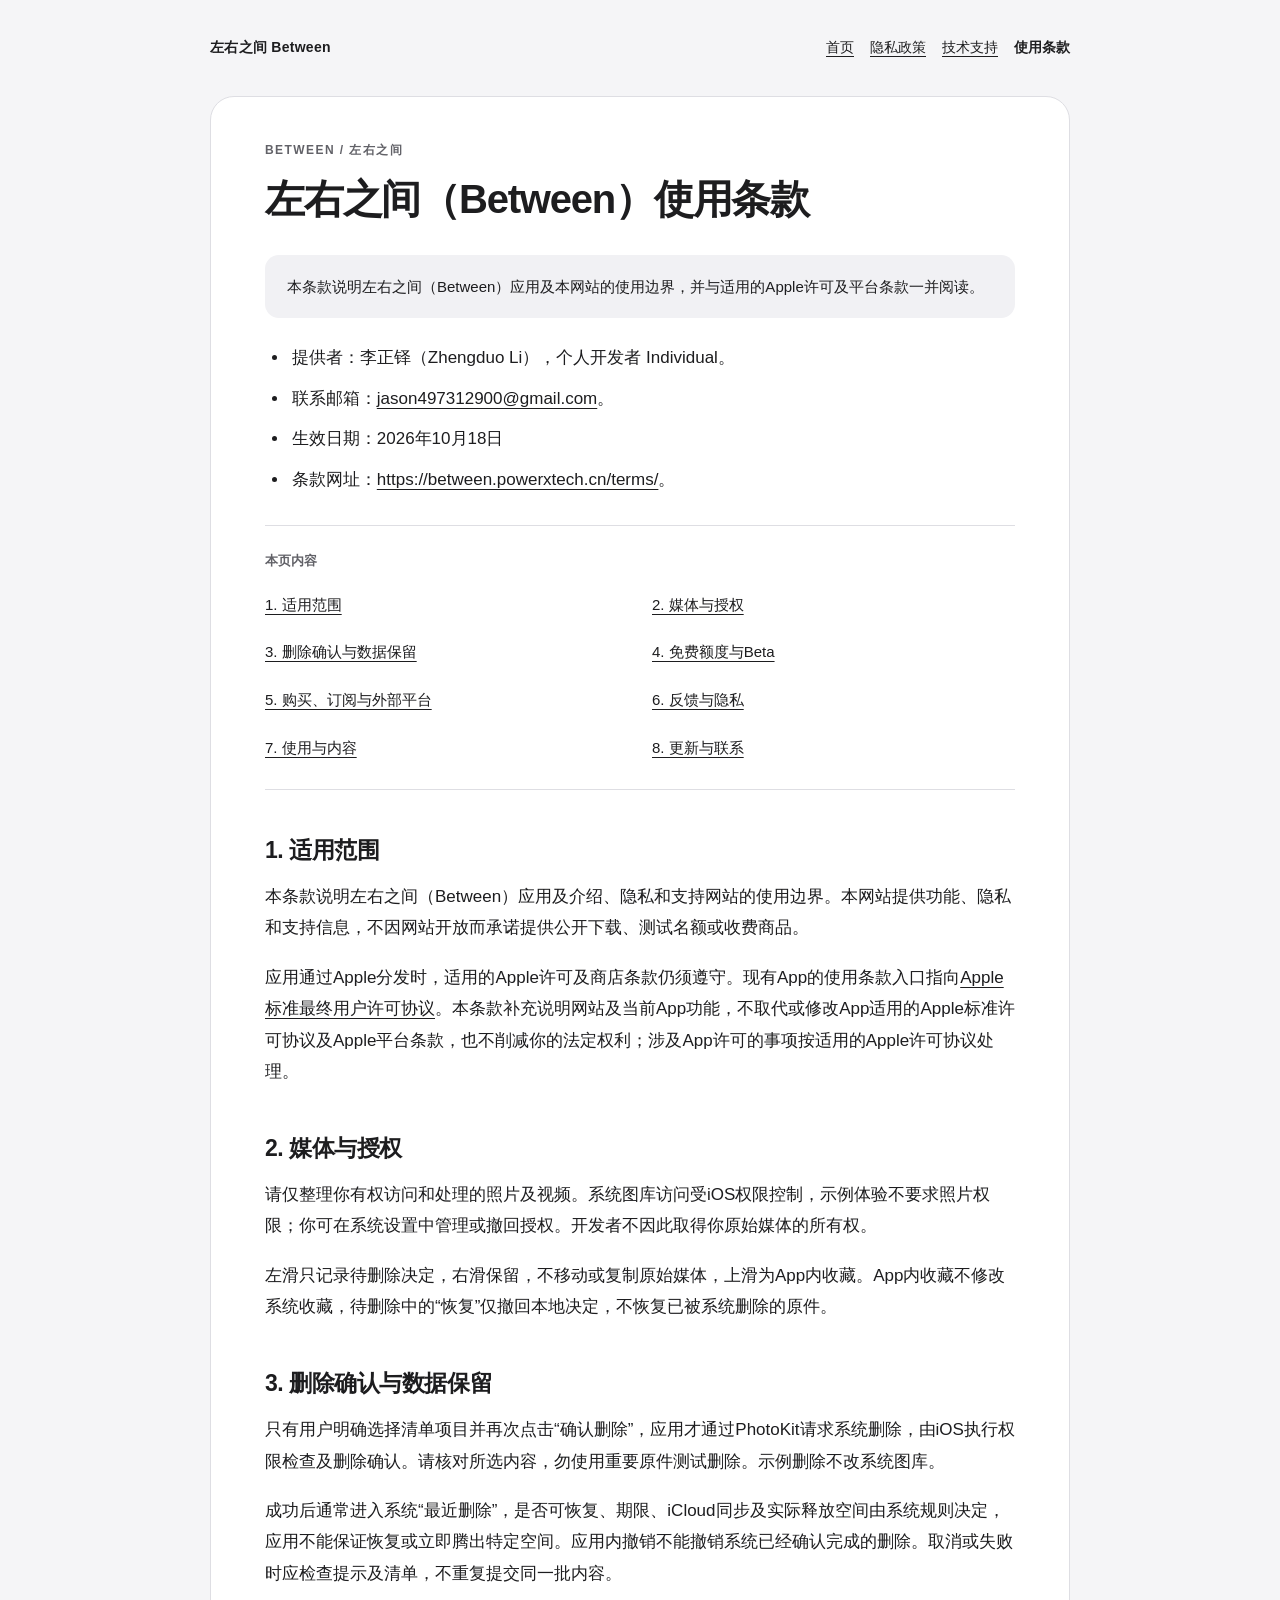
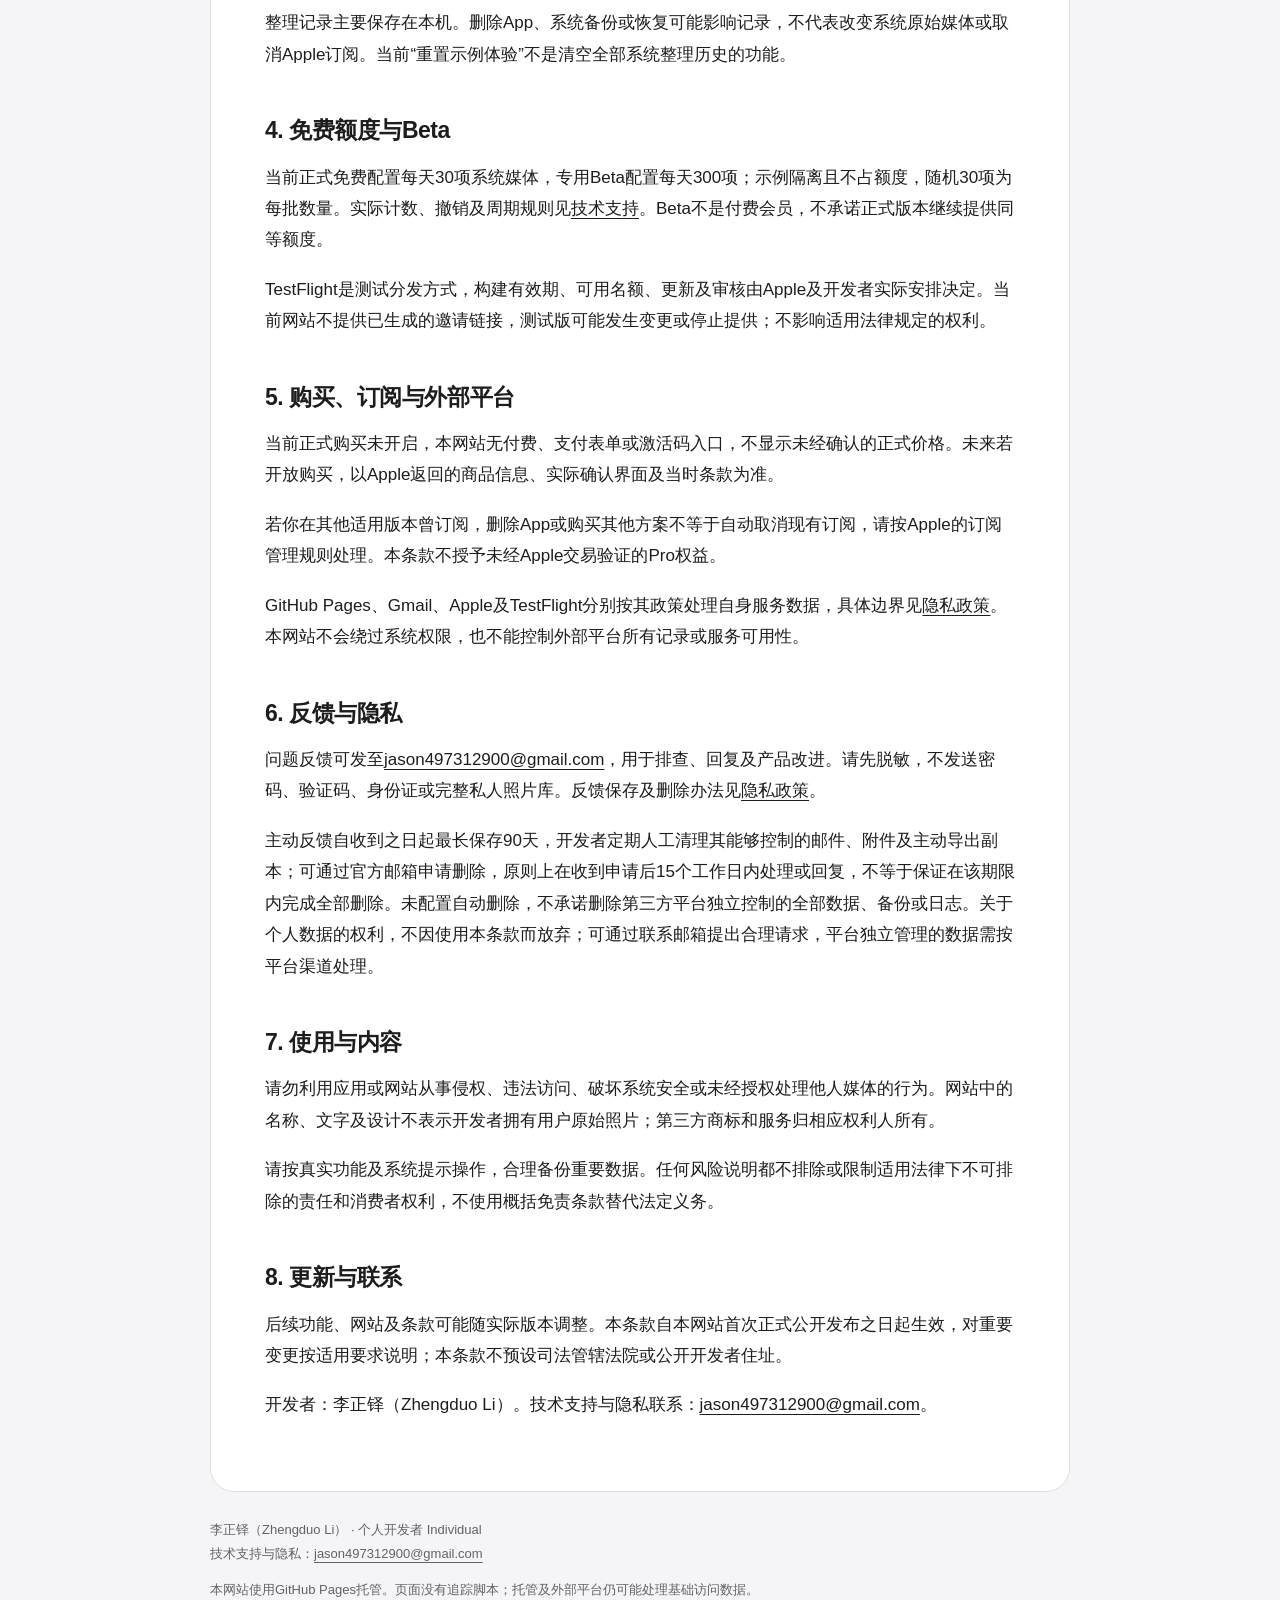
<file: terms/index.html>
<!doctype html>
<html lang="zh-CN">
<head>
<meta charset="utf-8">
<meta name="viewport" content="width=device-width, initial-scale=1">
<meta name="color-scheme" content="light dark">
<meta name="referrer" content="no-referrer">
<meta name="robots" content="index, follow">
<link rel="canonical" href="https://between.powerxtech.cn/terms/">
<meta http-equiv="Content-Security-Policy" content="default-src 'none'; style-src 'self' 'unsafe-inline'; base-uri 'none'; form-action 'none'">
<meta name="description" content="左右之间（Between）使用条款。iPhone照片与视频整理工具，个人开发者李正铎（Zhengduo Li），提供使用说明、隐私政策及技术支持。">
<title>使用条款 · 左右之间 Between</title>
<link rel="stylesheet" href="../assets/styles.css">
</head>
<body>
<a class="skip" href="#main">跳到正文</a>
<header><a class="brand" href="../">左右之间 <span lang="en">Between</span></a><nav aria-label="网站导航"><a href="../">首页</a><a href="../privacy/">隐私政策</a><a href="../support/">技术支持</a><a href="../terms/" aria-current="page">使用条款</a></nav></header>
<main id="main"><p class="eyebrow">BETWEEN / 左右之间</p>
<h1>左右之间（Between）使用条款</h1>
<aside class="notice" aria-label="说明"><p>本条款说明左右之间（Between）应用及本网站的使用边界，并与适用的Apple许可及平台条款一并阅读。</p></aside>
<ul>
<li>提供者：李正铎（Zhengduo Li），个人开发者 Individual。</li>
<li>联系邮箱：<a href="mailto:jason497312900@gmail.com">jason497312900@gmail.com</a>。</li>
<li>生效日期：2026年10月18日</li>
<li>条款网址：<a href="../terms/">https://between.powerxtech.cn/terms/</a>。</li>
</ul>
<nav class="toc" aria-label="本页目录"><strong>本页内容</strong><ul><li><a href="#section-1">1. 适用范围</a></li><li><a href="#section-2">2. 媒体与授权</a></li><li><a href="#section-3">3. 删除确认与数据保留</a></li><li><a href="#section-4">4. 免费额度与Beta</a></li><li><a href="#section-5">5. 购买、订阅与外部平台</a></li><li><a href="#section-6">6. 反馈与隐私</a></li><li><a href="#section-7">7. 使用与内容</a></li><li><a href="#section-8">8. 更新与联系</a></li></ul></nav><h2 id="section-1">1. 适用范围</h2>
<p>本条款说明左右之间（Between）应用及介绍、隐私和支持网站的使用边界。本网站提供功能、隐私和支持信息，不因网站开放而承诺提供公开下载、测试名额或收费商品。</p>
<p>应用通过Apple分发时，适用的Apple许可及商店条款仍须遵守。现有App的使用条款入口指向<a href="https://www.apple.com/legal/internet-services/itunes/dev/stdeula/" rel="noopener noreferrer">Apple标准最终用户许可协议</a>。本条款补充说明网站及当前App功能，不取代或修改App适用的Apple标准许可协议及Apple平台条款，也不削减你的法定权利；涉及App许可的事项按适用的Apple许可协议处理。</p>
<h2 id="section-2">2. 媒体与授权</h2>
<p>请仅整理你有权访问和处理的照片及视频。系统图库访问受iOS权限控制，示例体验不要求照片权限；你可在系统设置中管理或撤回授权。开发者不因此取得你原始媒体的所有权。</p>
<p>左滑只记录待删除决定，右滑保留，不移动或复制原始媒体，上滑为App内收藏。App内收藏不修改系统收藏，待删除中的“恢复”仅撤回本地决定，不恢复已被系统删除的原件。</p>
<h2 id="section-3">3. 删除确认与数据保留</h2>
<p>只有用户明确选择清单项目并再次点击“确认删除”，应用才通过PhotoKit请求系统删除，由iOS执行权限检查及删除确认。请核对所选内容，勿使用重要原件测试删除。示例删除不改系统图库。</p>
<p>成功后通常进入系统“最近删除”，是否可恢复、期限、iCloud同步及实际释放空间由系统规则决定，应用不能保证恢复或立即腾出特定空间。应用内撤销不能撤销系统已经确认完成的删除。取消或失败时应检查提示及清单，不重复提交同一批内容。</p>
<p>整理记录主要保存在本机。删除App、系统备份或恢复可能影响记录，不代表改变系统原始媒体或取消Apple订阅。当前“重置示例体验”不是清空全部系统整理历史的功能。</p>
<h2 id="section-4">4. 免费额度与Beta</h2>
<p>当前正式免费配置每天30项系统媒体，专用Beta配置每天300项；示例隔离且不占额度，随机30项为每批数量。实际计数、撤销及周期规则见<a href="../support/">技术支持</a>。Beta不是付费会员，不承诺正式版本继续提供同等额度。</p>
<p>TestFlight是测试分发方式，构建有效期、可用名额、更新及审核由Apple及开发者实际安排决定。当前网站不提供已生成的邀请链接，测试版可能发生变更或停止提供；不影响适用法律规定的权利。</p>
<h2 id="section-5">5. 购买、订阅与外部平台</h2>
<p>当前正式购买未开启，本网站无付费、支付表单或激活码入口，不显示未经确认的正式价格。未来若开放购买，以Apple返回的商品信息、实际确认界面及当时条款为准。</p>
<p>若你在其他适用版本曾订阅，删除App或购买其他方案不等于自动取消现有订阅，请按Apple的订阅管理规则处理。本条款不授予未经Apple交易验证的Pro权益。</p>
<p>GitHub Pages、Gmail、Apple及TestFlight分别按其政策处理自身服务数据，具体边界见<a href="../privacy/">隐私政策</a>。本网站不会绕过系统权限，也不能控制外部平台所有记录或服务可用性。</p>
<h2 id="section-6">6. 反馈与隐私</h2>
<p>问题反馈可发至<a href="mailto:jason497312900@gmail.com">jason497312900@gmail.com</a>，用于排查、回复及产品改进。请先脱敏，不发送密码、验证码、身份证或完整私人照片库。反馈保存及删除办法见<a href="../privacy/">隐私政策</a>。</p>
<p>主动反馈自收到之日起最长保存90天，开发者定期人工清理其能够控制的邮件、附件及主动导出副本；可通过官方邮箱申请删除，原则上在收到申请后15个工作日内处理或回复，不等于保证在该期限内完成全部删除。未配置自动删除，不承诺删除第三方平台独立控制的全部数据、备份或日志。关于个人数据的权利，不因使用本条款而放弃；可通过联系邮箱提出合理请求，平台独立管理的数据需按平台渠道处理。</p>
<h2 id="section-7">7. 使用与内容</h2>
<p>请勿利用应用或网站从事侵权、违法访问、破坏系统安全或未经授权处理他人媒体的行为。网站中的名称、文字及设计不表示开发者拥有用户原始照片；第三方商标和服务归相应权利人所有。</p>
<p>请按真实功能及系统提示操作，合理备份重要数据。任何风险说明都不排除或限制适用法律下不可排除的责任和消费者权利，不使用概括免责条款替代法定义务。</p>
<h2 id="section-8">8. 更新与联系</h2>
<p>后续功能、网站及条款可能随实际版本调整。本条款自本网站首次正式公开发布之日起生效，对重要变更按适用要求说明；本条款不预设司法管辖法院或公开开发者住址。</p>
<p>开发者：李正铎（Zhengduo Li）。技术支持与隐私联系：<a href="mailto:jason497312900@gmail.com">jason497312900@gmail.com</a>。</p>
</main>
<footer><p>李正铎（Zhengduo Li） · 个人开发者 Individual<br>技术支持与隐私：<a href="mailto:jason497312900@gmail.com">jason497312900@gmail.com</a></p><p>本网站使用GitHub Pages托管。页面没有追踪脚本；托管及外部平台仍可能处理基础访问数据。</p></footer>
</body>
</html>
</file>
<file: assets/styles.css>
:root { color-scheme: light dark; --bg:#f5f5f7; --paper:#fff; --text:#1d1d1f; --muted:#626268; --line:#dedee3; --note:#f1f1f4; }
* { box-sizing:border-box; }
html { scroll-padding-top:28px; }
body { margin:0; background:var(--bg); color:var(--text); font:17px/1.85 -apple-system,BlinkMacSystemFont,"Helvetica Neue",sans-serif; -webkit-text-size-adjust:100%; overflow-wrap:anywhere; }
a { color:inherit; text-underline-offset:4px; }
a:hover { text-decoration-thickness:2px; }
a:focus-visible { outline:3px solid currentColor; outline-offset:4px; border-radius:3px; }
header,main,footer { width:min(100% - 48px,860px); margin-inline:auto; }
header { display:flex; align-items:center; justify-content:space-between; flex-wrap:wrap; gap:12px; padding-block:26px; font-size:14px; }
.brand { text-decoration:none; font-weight:650; letter-spacing:.02em; }
header nav { display:flex; flex-wrap:wrap; gap:20px; }
header nav a { display:inline-flex; align-items:center; min-height:44px; }
header [aria-current=page] { font-weight:650; text-decoration:none; }
main { padding:42px 54px 52px; background:var(--paper); border:1px solid var(--line); border-radius:24px; }
.eyebrow { margin:0 0 12px; font-size:12px; font-weight:650; letter-spacing:.12em; color:var(--muted); }
h1 { font-size:clamp(27px,4.6vw,40px); line-height:1.3; letter-spacing:-.03em; font-weight:650; margin:0 0 30px; }
h2 { font-size:23px; line-height:1.45; margin:44px 0 14px; font-weight:650; letter-spacing:-.02em; }
h3 { font-size:18px; line-height:1.6; margin:28px 0 10px; }
p { margin:12px 0 18px; }
ul,ol { padding-left:1.4em; margin:14px 0 22px; }
li { margin:9px 0; padding-left:3px; }
.notice { background:var(--note); border-radius:14px; padding:18px 22px; font-size:15px; line-height:1.8; margin:0 0 24px; }
.notice p { margin:0; }
.toc { border-block:1px solid var(--line); padding-block:20px; margin-top:30px; font-size:15px; }
.toc strong { font-size:13px; color:var(--muted); }
.toc ul { list-style:none; padding:0; margin:10px 0 0; display:grid; grid-template-columns:repeat(2,minmax(0,1fr)); gap:6px 24px; }
.toc li { padding:0; margin:0; }
.toc a { display:block; padding-block:7px; }
footer { padding-block:26px 40px; font-size:13px; color:var(--muted); }
@media (max-width:600px) { header,main,footer { width:calc(100% - 32px); } main { padding:28px 22px 36px; border-radius:20px; } header { padding-block:16px; } h2 { font-size:21px; } .toc ul { grid-template-columns:1fr; } .notice { padding:16px; } }
@media (prefers-color-scheme:dark) { :root { --bg:#101012; --paper:#1b1b1e; --text:#f5f5f7; --muted:#b2b2b8; --line:#3a3a40; --note:#29292e; } }
@media (prefers-reduced-motion:reduce) { html { scroll-behavior:auto; } }
@media print { :root { color-scheme:light; } body { background:white; } header,footer,.toc { display:none; } main { border:0; width:100%; padding:0; } a { text-decoration:none; } }

/* Phase 14: same typography, surface, borders and colors as phase 13. */
header nav { gap:16px; }
.skip { position:absolute; left:16px; top:-120px; z-index:10; padding:10px 16px; background:var(--paper); border:1px solid var(--line); }
.skip:focus { top:8px; }
footer p { margin-block:0 12px; }
</file>
